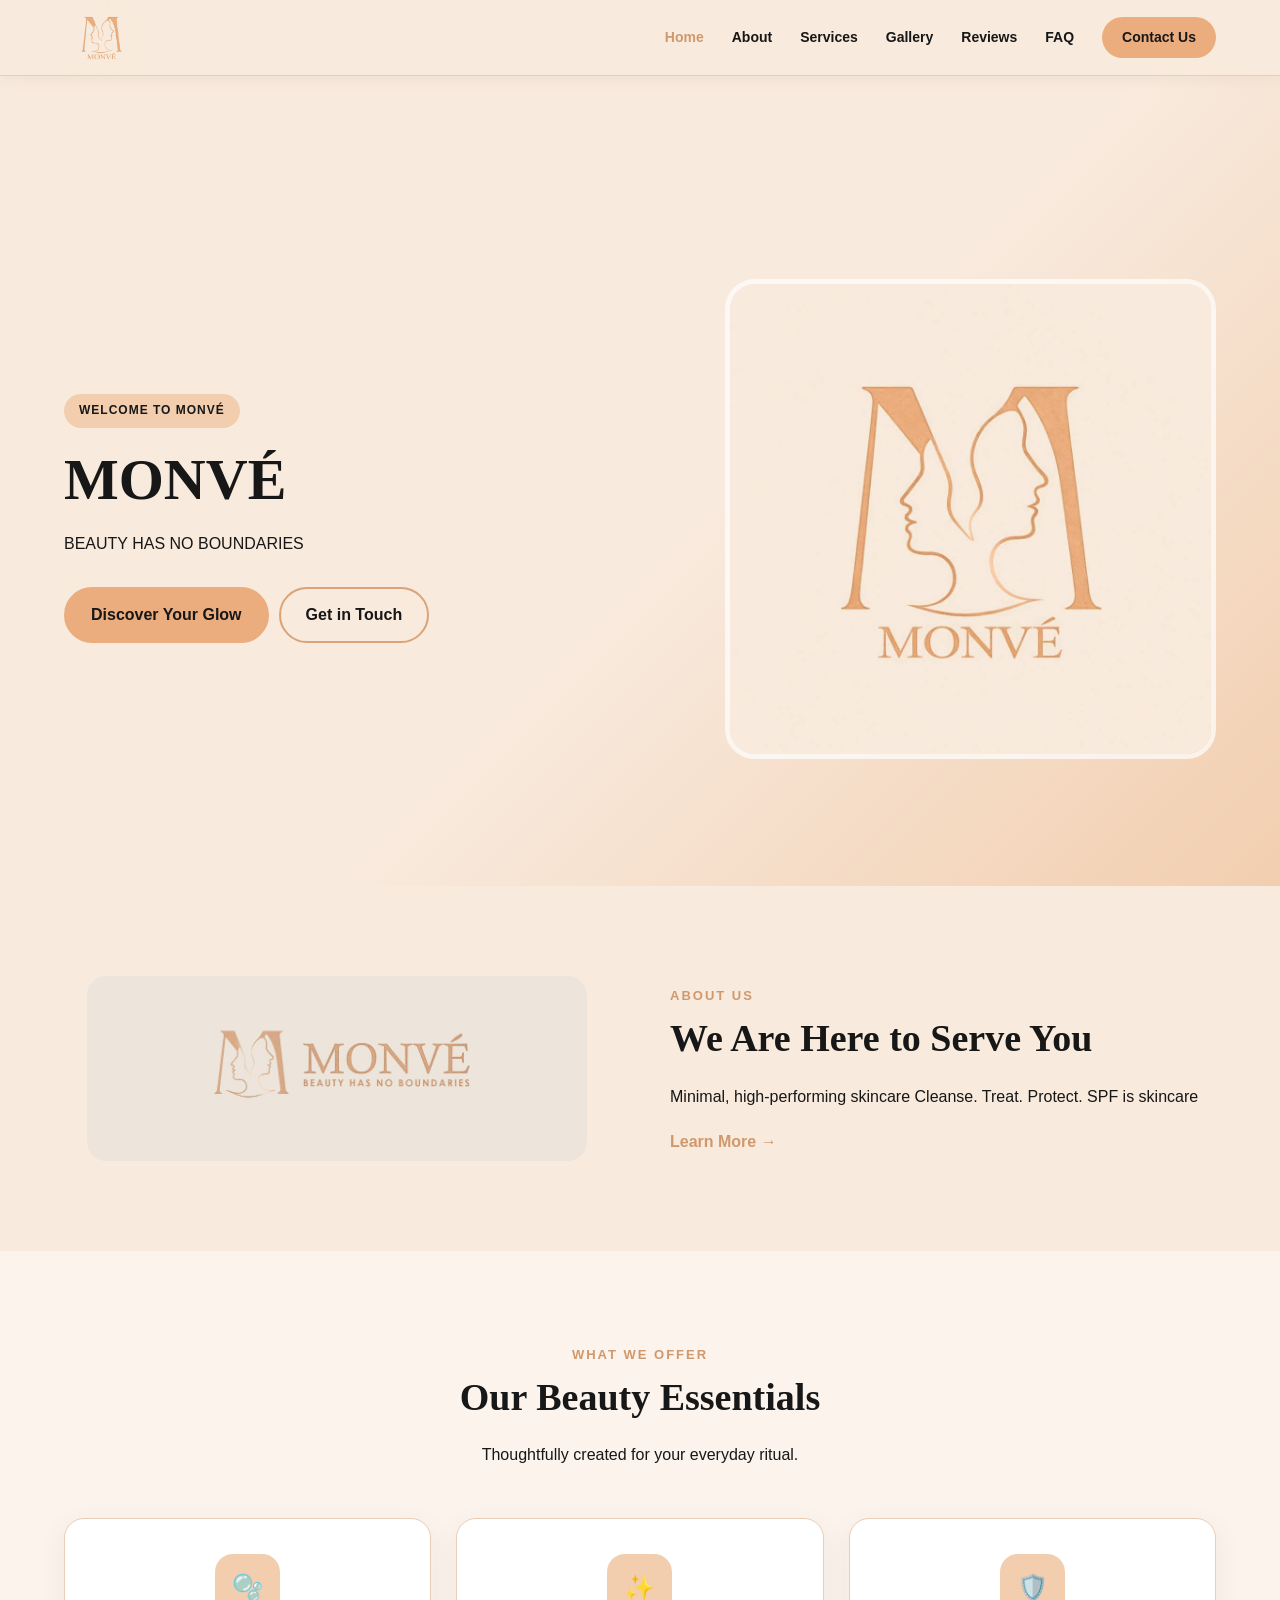
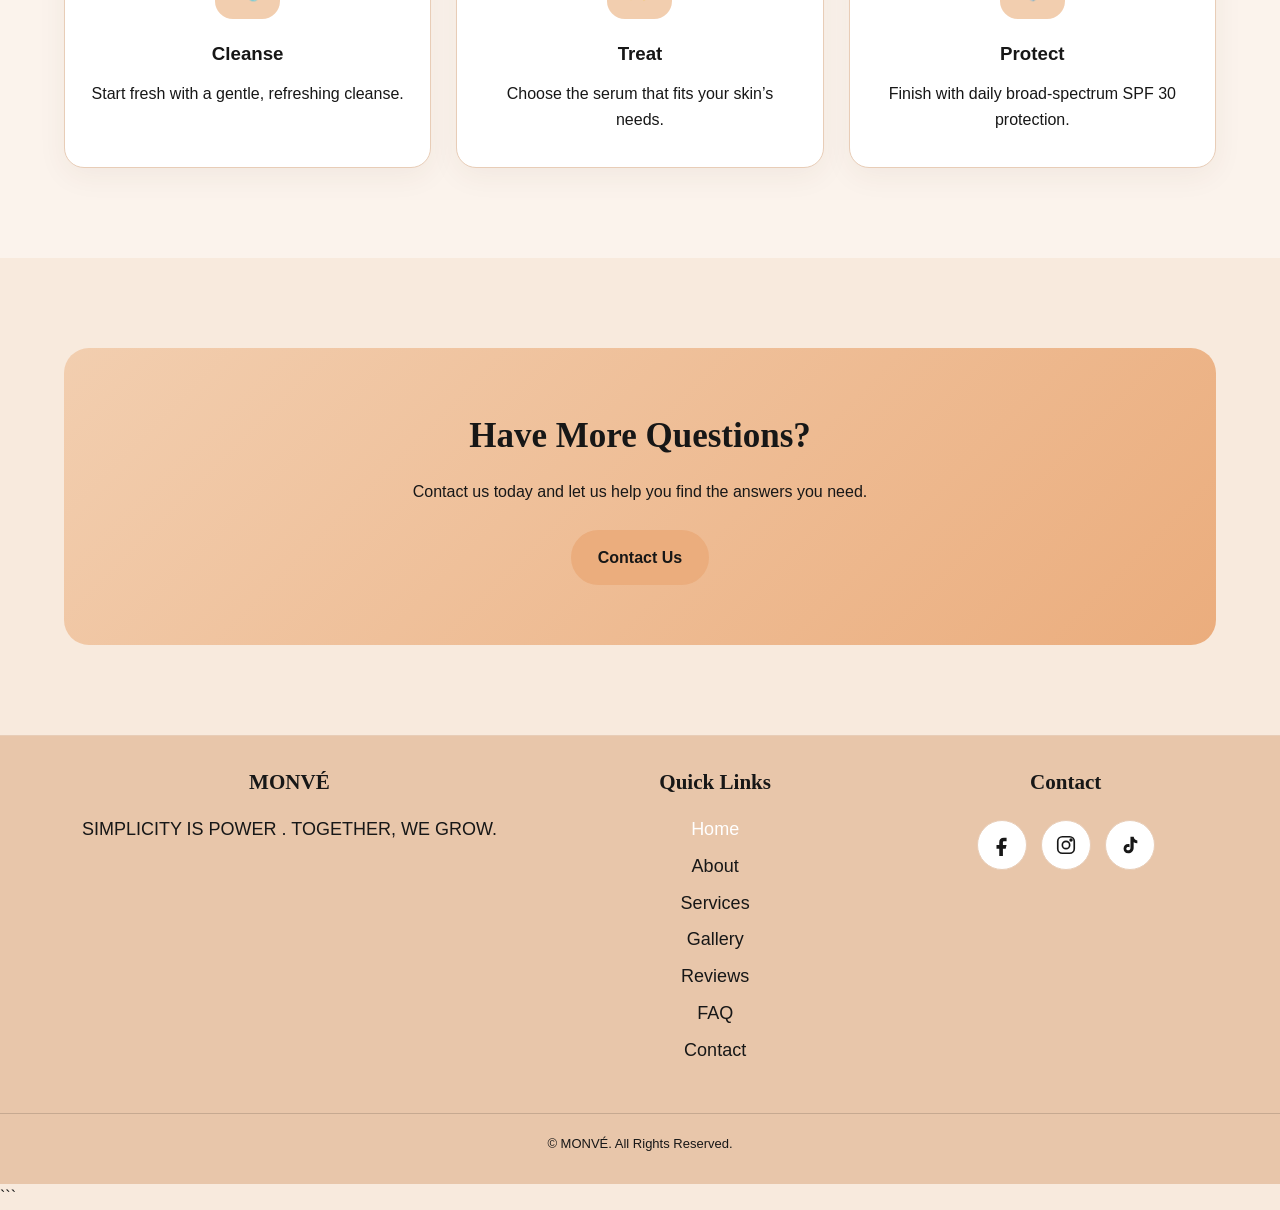
<file: index.html>
<!DOCTYPE html>
<html lang="en">

<head>
    <meta charset="UTF-8">
    <meta name="viewport" content="width=device-width, initial-scale=1.0">
    <title>BlueWave | Home</title>
    <link rel="stylesheet" href="css/style.css">
</head>

<body>

    <header>
        <div class="container navbar">

            <a href="index.html" class="logo">
                <img src="images/monve-logo.png" alt="MONVÉ Logo" class="logo-image">
            </a>

            <button class="menu-btn" id="menuBtn">☰</button>

            <nav id="navLinks">
                <a href="index.html" class="active">Home</a>
                <a href="about.html">About</a>
                <a href="services.html">Services</a>
                <a href="gallery.html">Gallery</a>
                <a href="reviews.html">Reviews</a>
                <a href="faq.html">FAQ</a>
                <a href="contact.html" class="nav-contact">Contact Us</a>
            </nav>

        </div>
    </header>


    <main>

        <!-- HERO -->

        <section class="hero">

            <div class="container hero-content">

                <div class="hero-text">

                    <span class="badge">WELCOME TO MONVÉ</span>

                    <h1>
                        MONVÉ
                    </h1>

                    <p>
                        BEAUTY HAS NO BOUNDARIES
                    </p>

                    <div class="hero-buttons">
                        <a href="services.html" class="btn">
                            Discover Your Glow
                        </a>

                        <a href="contact.html" class="btn btn-outline">
                            Get in Touch
                        </a>
                    </div>

                </div>

                <div class="hero-image">

                    <img src="images/Image1.jpg" alt="BlueWave">


                </div>

            </div>

        </section>


        <!-- ABOUT PREVIEW -->

        <section class="section">

            <div class="container two-column">

                <div>
                    <img src="images/image2.jpg" class="rounded-image" alt="About BlueWave">
                </div>

                <div>

                    <span class="small-title">ABOUT US</span>

                    <h2>We Are Here to Serve You</h2>

                    <p>
                        Minimal, high-performing skincare
                        Cleanse. Treat. Protect.
                        SPF is skincare
                    </p>

                    <a href="about.html" class="text-link">
                        Learn More →
                    </a>

                </div>

            </div>

        </section>


        <!-- SERVICES PREVIEW -->

        <section class="section light-section">

            <div class="container">

                <div class="section-heading">

                    <span class="small-title">WHAT WE OFFER</span>

                    <h2>Our Beauty Essentials
                    </h2>

                    <p>
                        Thoughtfully created for your everyday ritual.
                    </p>

                </div>


                <div class="cards three-cards">

                    <div class="card">

                        <div class="icon">🫧</div>

                        <h3>Cleanse</h3>

                        <p>
                            Start fresh with a gentle, refreshing cleanse.
                        </p>

                    </div>


                    <div class="card">

                        <div class="icon">✨</div>

                        <h3>Treat</h3>

                        <p>
                            Choose the serum that fits your skin’s needs.
                        </p>

                    </div>


                    <div class="card">

                        <div class="icon">🛡️</div>

                        <h3>Protect</h3>

                        <p>
                            Finish with daily broad-spectrum SPF 30 protection.
                        </p>

                    </div>

                </div>

            </div>

        </section>


        <!-- CTA -->

        <section class="section">

            <div class="container">

                <div class="cta">

                    <h2>Have More Questions?</h2>

                    <p>
                        Contact us today and let us help you find the answers you need.
                    </p>

                    <a href="contact.html" class="btn">
                        Contact Us
                    </a>

                </div>

            </div>

        </section>

    </main>


    <footer>
        <div class="container footer-grid">

            <div>
                <h3>MONVÉ</h3>
                <p>
                    SIMPLICITY IS POWER . TOGETHER, WE GROW.
                </p>
            </div>

            <div>
                <h3>Quick Links</h3>
                <a href="index.html" class="active2">Home</a>
                <a href="about.html">About</a>
                <a href="services.html">Services</a>
                <a href="gallery.html">Gallery</a>
                <a href="reviews.html">Reviews</a>
                <a href="faq.html">FAQ</a>
                <a href="contact.html">Contact</a>
            </div>

            <div>
                <h3>Contact</h3>

                <div>


                    <div class="social-links">

                        <!-- Facebook -->
                        <a href="https://www.facebook.com/profile.php?id=61584076370731" target="_blank"
                            rel="noopener noreferrer" aria-label="Facebook">

                            <svg viewBox="0 0 24 24" aria-hidden="true">
                                <path d="M14 8h3V4h-3c-3.31 0-5 1.69-5 5v3H6v4h3v8h4v-8h3l1-4h-4V9c0-.67.33-1 1-1z" />
                            </svg>

                        </a>


                        <!-- Instagram -->
                        <a href="https://www.instagram.com/monvebeauty?utm_source=ig_web_button_share_sheet&stkn=ZDNlZDc0MzIxNw=="
                            target="_blank" rel="noopener noreferrer" aria-label="Instagram">

                            <svg viewBox="0 0 24 24" aria-hidden="true">
                                <rect x="3" y="3" width="18" height="18" rx="5" ry="5"></rect>
                                <circle cx="12" cy="12" r="4"></circle>
                                <circle cx="17.5" cy="6.5" r="1"></circle>
                            </svg>

                        </a>


                        <!-- TikTok -->
                        <a href="https://www.tiktok.com/@monvebeauty" target="_blank" rel="noopener noreferrer"
                            aria-label="TikTok">

                            <svg viewBox="0 0 24 24" aria-hidden="true">
                                <path
                                    d="M16 3c.4 2.2 1.7 3.7 4 4v3.2c-1.5 0-2.9-.4-4-1.1V15c0 3.8-2.7 6-6 6-3 0-5-2.2-5-5s2-5 5-5c.5 0 1 .1 1.5.2v3.3c-.5-.2-1-.3-1.5-.3-1.1 0-2 .7-2 1.8s.9 1.8 2 1.8c1.4 0 2.5-.8 2.5-2.8V3H16z" />
                            </svg>

                        </a>

                    </div>
                </div>
            </div>

        </div>

        <div class="copyright">
            © MONVÉ. All Rights Reserved.
        </div>
    </footer>


    <script src="js/script.js"></script>

</body>

</html>
```
</file>
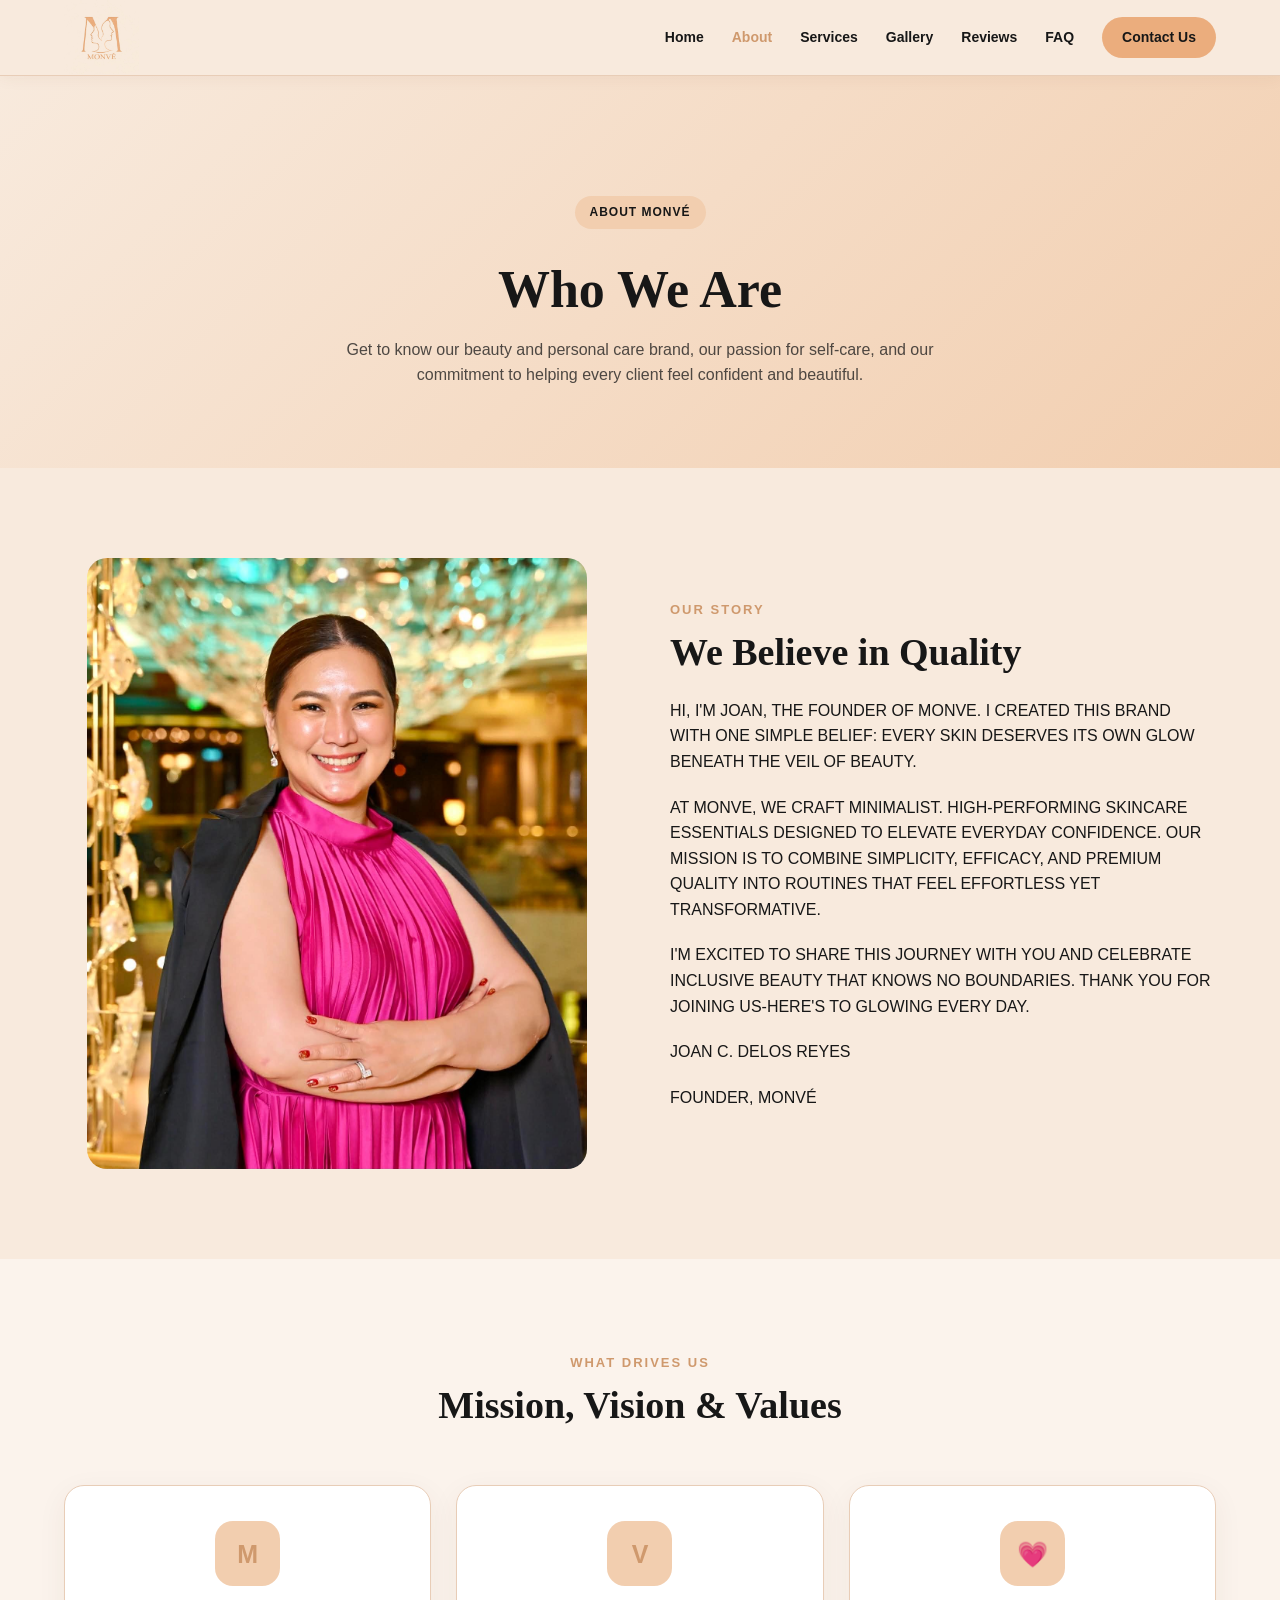
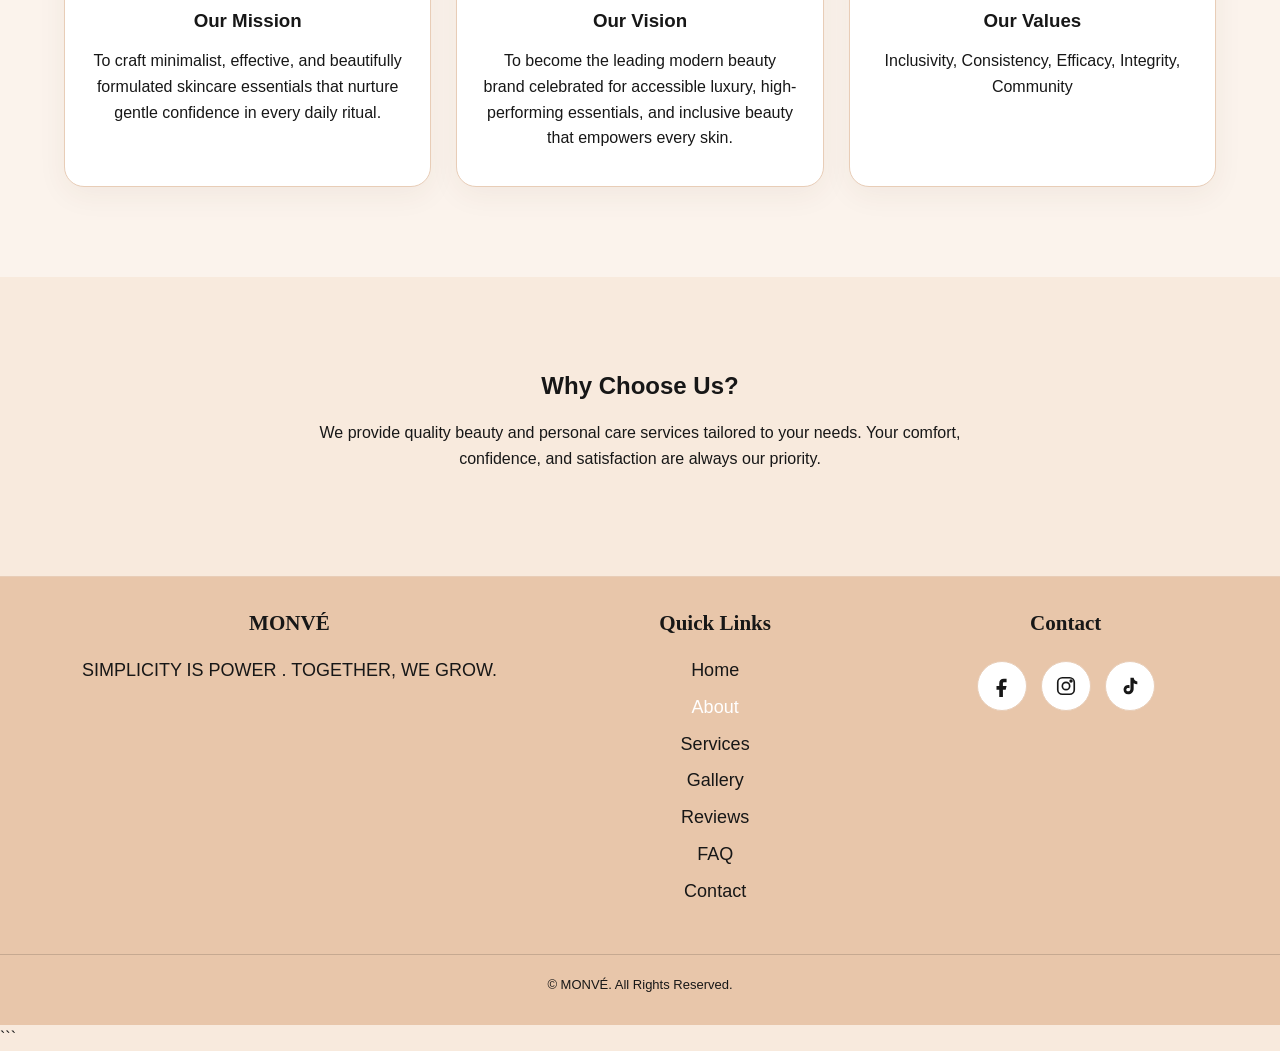
<file: about.html>
<!DOCTYPE html>
<html lang="en">

<head>
    <meta charset="UTF-8">
    <meta name="viewport" content="width=device-width, initial-scale=1.0">
    <title>BlueWave | About</title>
    <link rel="stylesheet" href="css/style.css">
</head>

<body>

    <header>
        <div class="container navbar">

            <a href="index.html" class="logo">
                <img src="images/monve-logo.png" alt="MONVÉ Logo" class="logo-image">
            </a>

            <button class="menu-btn" id="menuBtn">☰</button>

            <nav id="navLinks">
                <a href="index.html">Home</a>
                <a href="about.html" class="active">About</a>
                <a href="services.html">Services</a>
                <a href="gallery.html">Gallery</a>
                <a href="reviews.html">Reviews</a>
                <a href="faq.html">FAQ</a>
                <a href="contact.html" class="nav-contact">Contact Us</a>
            </nav>

        </div>
    </header>


    <main>

        <section class="page-hero">

            <div class="container">

                <span class="badge">ABOUT MONVÉ</span>

                <h1>Who We Are</h1>

                <p>
                    Get to know our beauty and personal care brand, our passion for self-care, and our commitment to
                    helping every client feel confident and beautiful.
                </p>

            </div>

        </section>


        <section class="section">

            <div class="container two-column">

                <div>

                    <img src="images/image3.jpg" class="rounded-image" alt="About Us">

                </div>

                <div>

                    <span class="small-title">OUR STORY</span>

                    <h2>We Believe in Quality</h2>

                    <p>
                        HI, I'M JOAN, THE FOUNDER OF MONVE. I CREATED THIS BRAND WITH ONE SIMPLE BELIEF: EVERY SKIN
                        DESERVES ITS OWN GLOW BENEATH THE VEIL OF BEAUTY.
                    </p>
                    <p>
                        AT MONVE, WE CRAFT MINIMALIST. HIGH-PERFORMING SKINCARE ESSENTIALS DESIGNED TO ELEVATE EVERYDAY
                        CONFIDENCE. OUR MISSION IS TO COMBINE SIMPLICITY, EFFICACY, AND PREMIUM QUALITY INTO ROUTINES
                        THAT FEEL EFFORTLESS YET TRANSFORMATIVE.
                    </p>
                    <p>
                        I'M EXCITED TO SHARE THIS JOURNEY WITH YOU AND CELEBRATE INCLUSIVE BEAUTY THAT KNOWS NO
                        BOUNDARIES. THANK YOU FOR JOINING US-HERE'S TO GLOWING EVERY DAY.
                    </p>

                    <p>
                        JOAN C. DELOS REYES
                    </p>

                    <p>
                        FOUNDER, MONVÉ
                    </p>



                </div>

            </div>

        </section>


        <section class="section light-section">

            <div class="container">

                <div class="section-heading">

                    <span class="small-title">WHAT DRIVES US</span>

                    <h2>Mission, Vision & Values</h2>

                </div>


                <div class="cards three-cards">

                    <div class="card">

                        <div class="icon">M</div>

                        <h3>Our Mission</h3>

                        <p>
                            To craft minimalist, effective, and beautifully formulated skincare essentials that nurture
                            gentle confidence in every daily ritual.
                        </p>

                    </div>


                    <div class="card">

                        <div class="icon">V</div>

                        <h3>Our Vision</h3>

                        <p>
                            To become the leading modern beauty brand celebrated for accessible luxury, high-performing
                            essentials, and inclusive beauty that empowers every skin.
                        </p>

                    </div>


                    <div class="card">

                        <div class="icon">💗</div>

                        <h3>Our Values</h3>

                        <p>
                            Inclusivity, Consistency, Efficacy, Integrity, Community
                        </p>

                    </div>

                </div>

            </div>

        </section>


        <section class="section">

            <div class="container center">

                <h2>Why Choose Us?</h2>

                <p class="max-text">
                    We provide quality beauty and personal care services tailored to your needs. Your comfort,
                    confidence, and satisfaction are always our priority.
                </p>

            </div>

        </section>

    </main>


    <footer>
        <div class="container footer-grid">

            <div>
                <h3>MONVÉ</h3>
                <p>
                    SIMPLICITY IS POWER . TOGETHER, WE GROW.
                </p>
            </div>

            <div>
                <h3>Quick Links</h3>
                <a href="index.html">Home</a>
                <a href="about.html" class="active2">About</a>
                <a href="services.html">Services</a>
                <a href="gallery.html">Gallery</a>
                <a href="reviews.html">Reviews</a>
                <a href="faq.html">FAQ</a>
                <a href="contact.html">Contact</a>
            </div>

            <div>
                <h3>Contact</h3>
                <div class="social-links">

                    <!-- Facebook -->
                    <a href="https://www.facebook.com/profile.php?id=61584076370731" target="_blank"
                        rel="noopener noreferrer" aria-label="Facebook">

                        <svg viewBox="0 0 24 24" aria-hidden="true">
                            <path d="M14 8h3V4h-3c-3.31 0-5 1.69-5 5v3H6v4h3v8h4v-8h3l1-4h-4V9c0-.67.33-1 1-1z" />
                        </svg>

                    </a>


                    <!-- Instagram -->
                    <a href="https://www.instagram.com/monvebeauty?utm_source=ig_web_button_share_sheet&stkn=ZDNlZDc0MzIxNw=="
                        target="_blank" rel="noopener noreferrer" aria-label="Instagram">

                        <svg viewBox="0 0 24 24" aria-hidden="true">
                            <rect x="3" y="3" width="18" height="18" rx="5" ry="5"></rect>
                            <circle cx="12" cy="12" r="4"></circle>
                            <circle cx="17.5" cy="6.5" r="1"></circle>
                        </svg>

                    </a>


                    <!-- TikTok -->
                    <a href="https://www.tiktok.com/@monvebeauty" target="_blank" rel="noopener noreferrer"
                        aria-label="TikTok">

                        <svg viewBox="0 0 24 24" aria-hidden="true">
                            <path
                                d="M16 3c.4 2.2 1.7 3.7 4 4v3.2c-1.5 0-2.9-.4-4-1.1V15c0 3.8-2.7 6-6 6-3 0-5-2.2-5-5s2-5 5-5c.5 0 1 .1 1.5.2v3.3c-.5-.2-1-.3-1.5-.3-1.1 0-2 .7-2 1.8s.9 1.8 2 1.8c1.4 0 2.5-.8 2.5-2.8V3H16z" />
                        </svg>

                    </a>

                </div>
            </div>

        </div>

        <div class="copyright">
            © MONVÉ. All Rights Reserved.
        </div>
    </footer>


    <script src="js/script.js"></script>

</body>

</html>
```
</file>
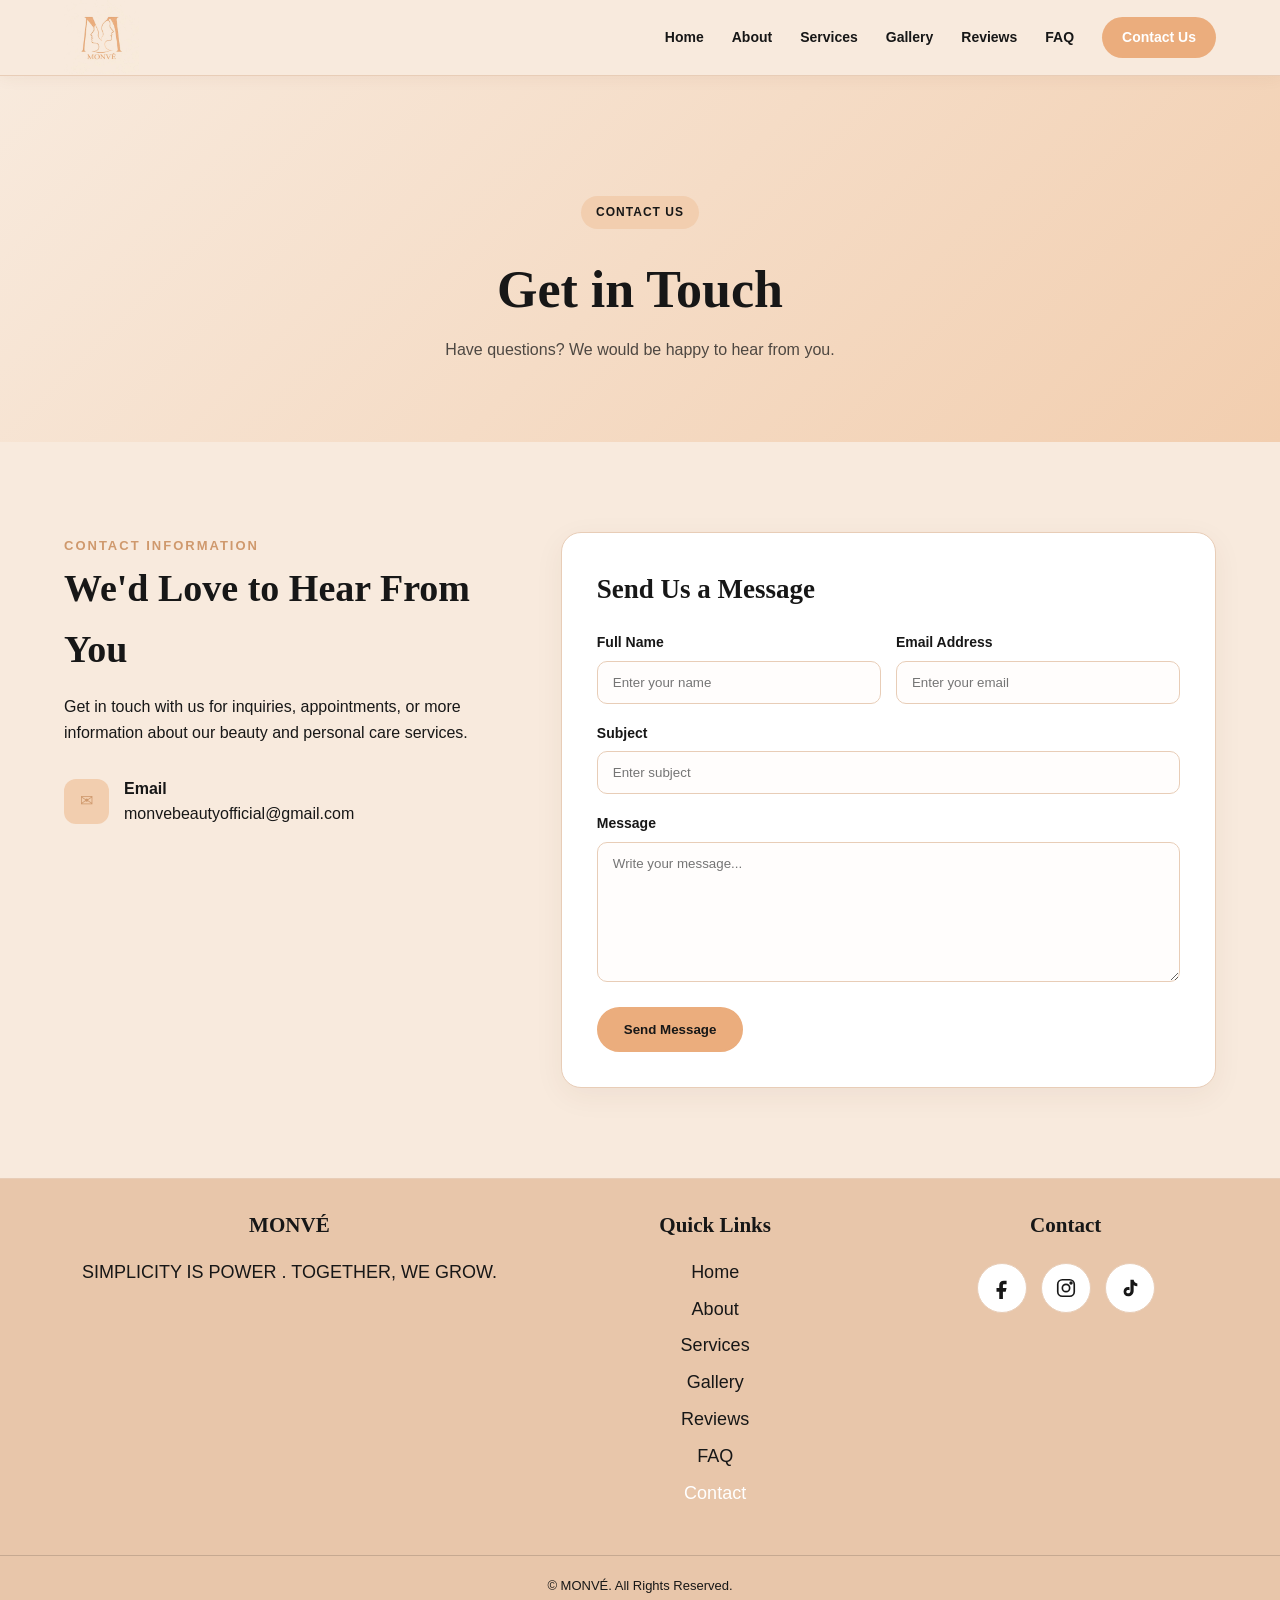
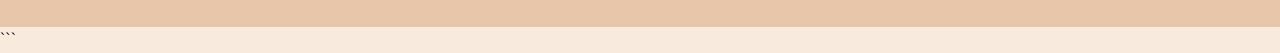
<file: contact.html>
<!DOCTYPE html>
<html lang="en">

<head>
    <meta charset="UTF-8">
    <meta name="viewport" content="width=device-width, initial-scale=1.0">
    <title>BlueWave | Contact</title>
    <link rel="stylesheet" href="css/style.css">
</head>

<body>

    <header>
        <div class="container navbar">

            <a href="index.html" class="logo">
                <img src="images/monve-logo.png" alt="MONVÉ Logo" class="logo-image">
            </a>

            <button class="menu-btn" id="menuBtn">☰</button>

            <nav id="navLinks">
                <a href="index.html">Home</a>
                <a href="about.html">About</a>
                <a href="services.html">Services</a>
                <a href="gallery.html">Gallery</a>
                <a href="reviews.html">Reviews</a>
                <a href="faq.html">FAQ</a>
                <a href="contact.html" class="nav-contact active1">Contact Us</a>
            </nav>

        </div>
    </header>


    <main>

        <section class="page-hero">

            <div class="container">

                <span class="badge">CONTACT US</span>

                <h1>Get in Touch</h1>

                <p>
                    Have questions? We would be happy
                    to hear from you.
                </p>

            </div>

        </section>


        <section class="section">

            <div class="container contact-layout">


                <!-- CONTACT INFORMATION -->

                <div class="contact-info">

                    <span class="small-title">
                        CONTACT INFORMATION
                    </span>

                    <h2>We'd Love to Hear From You</h2>

                    <p>
                        Get in touch with us for inquiries, appointments, or more information about our beauty and
                        personal care services.
                    </p>





                    <div class="contact-item">

                        <div class="contact-icon">
                            ✉
                        </div>

                        <div>
                            <strong>Email</strong>
                            <span>
                                monvebeautyofficial@gmail.com
                            </span>
                        </div>

                    </div>

                </div>


                <!-- FORM -->

                <div class="contact-form">

                    <h3>Send Us a Message</h3>

                    <form id="contactForm">

                        <div class="form-row">

                            <div class="form-group">

                                <label>Full Name</label>

                                <input type="text" placeholder="Enter your name" required>

                            </div>


                            <div class="form-group">

                                <label>Email Address</label>

                                <input type="email" placeholder="Enter your email" required>

                            </div>

                        </div>


                        <div class="form-group">

                            <label>Subject</label>

                            <input type="text" placeholder="Enter subject" required>

                        </div>


                        <div class="form-group">

                            <label>Message</label>

                            <textarea placeholder="Write your message..." required></textarea>

                        </div>


                        <button type="submit" class="btn">
                            Send Message
                        </button>


                        <p class="form-message" id="formMessage">
                            ✓ Thank you! Your message has been
                            received.
                        </p>

                    </form>

                </div>

            </div>

        </section>

    </main>


    <footer>
        <div class="container footer-grid">

            <div>
                <h3>MONVÉ</h3>
                <p>
                    SIMPLICITY IS POWER . TOGETHER, WE GROW.
                </p>
            </div>

            <div>
                <h3>Quick Links</h3>
                <a href="index.html">Home</a>
                <a href="about.html">About</a>
                <a href="services.html">Services</a>
                <a href="gallery.html">Gallery</a>
                <a href="reviews.html">Reviews</a>
                <a href="faq.html">FAQ</a>
                <a href="contact.html" class="active2">Contact</a>
            </div>

            <div>
                <h3>Contact</h3>
                <div class="social-links">

                    <!-- Facebook -->
                    <a href="https://www.facebook.com/profile.php?id=61584076370731" target="_blank"
                        rel="noopener noreferrer" aria-label="Facebook">

                        <svg viewBox="0 0 24 24" aria-hidden="true">
                            <path d="M14 8h3V4h-3c-3.31 0-5 1.69-5 5v3H6v4h3v8h4v-8h3l1-4h-4V9c0-.67.33-1 1-1z" />
                        </svg>

                    </a>


                    <!-- Instagram -->
                    <a href="https://www.instagram.com/monvebeauty?utm_source=ig_web_button_share_sheet&stkn=ZDNlZDc0MzIxNw=="
                        target="_blank" rel="noopener noreferrer" aria-label="Instagram">

                        <svg viewBox="0 0 24 24" aria-hidden="true">
                            <rect x="3" y="3" width="18" height="18" rx="5" ry="5"></rect>
                            <circle cx="12" cy="12" r="4"></circle>
                            <circle cx="17.5" cy="6.5" r="1"></circle>
                        </svg>

                    </a>


                    <!-- TikTok -->
                    <a href="https://www.tiktok.com/@monvebeauty" target="_blank" rel="noopener noreferrer"
                        aria-label="TikTok">

                        <svg viewBox="0 0 24 24" aria-hidden="true">
                            <path
                                d="M16 3c.4 2.2 1.7 3.7 4 4v3.2c-1.5 0-2.9-.4-4-1.1V15c0 3.8-2.7 6-6 6-3 0-5-2.2-5-5s2-5 5-5c.5 0 1 .1 1.5.2v3.3c-.5-.2-1-.3-1.5-.3-1.1 0-2 .7-2 1.8s.9 1.8 2 1.8c1.4 0 2.5-.8 2.5-2.8V3H16z" />
                        </svg>

                    </a>

                </div>
            </div>

        </div>

        <div class="copyright">
            © MONVÉ. All Rights Reserved.
        </div>
    </footer>


    <script src="js/script.js"></script>

</body>

</html>
```
</file>
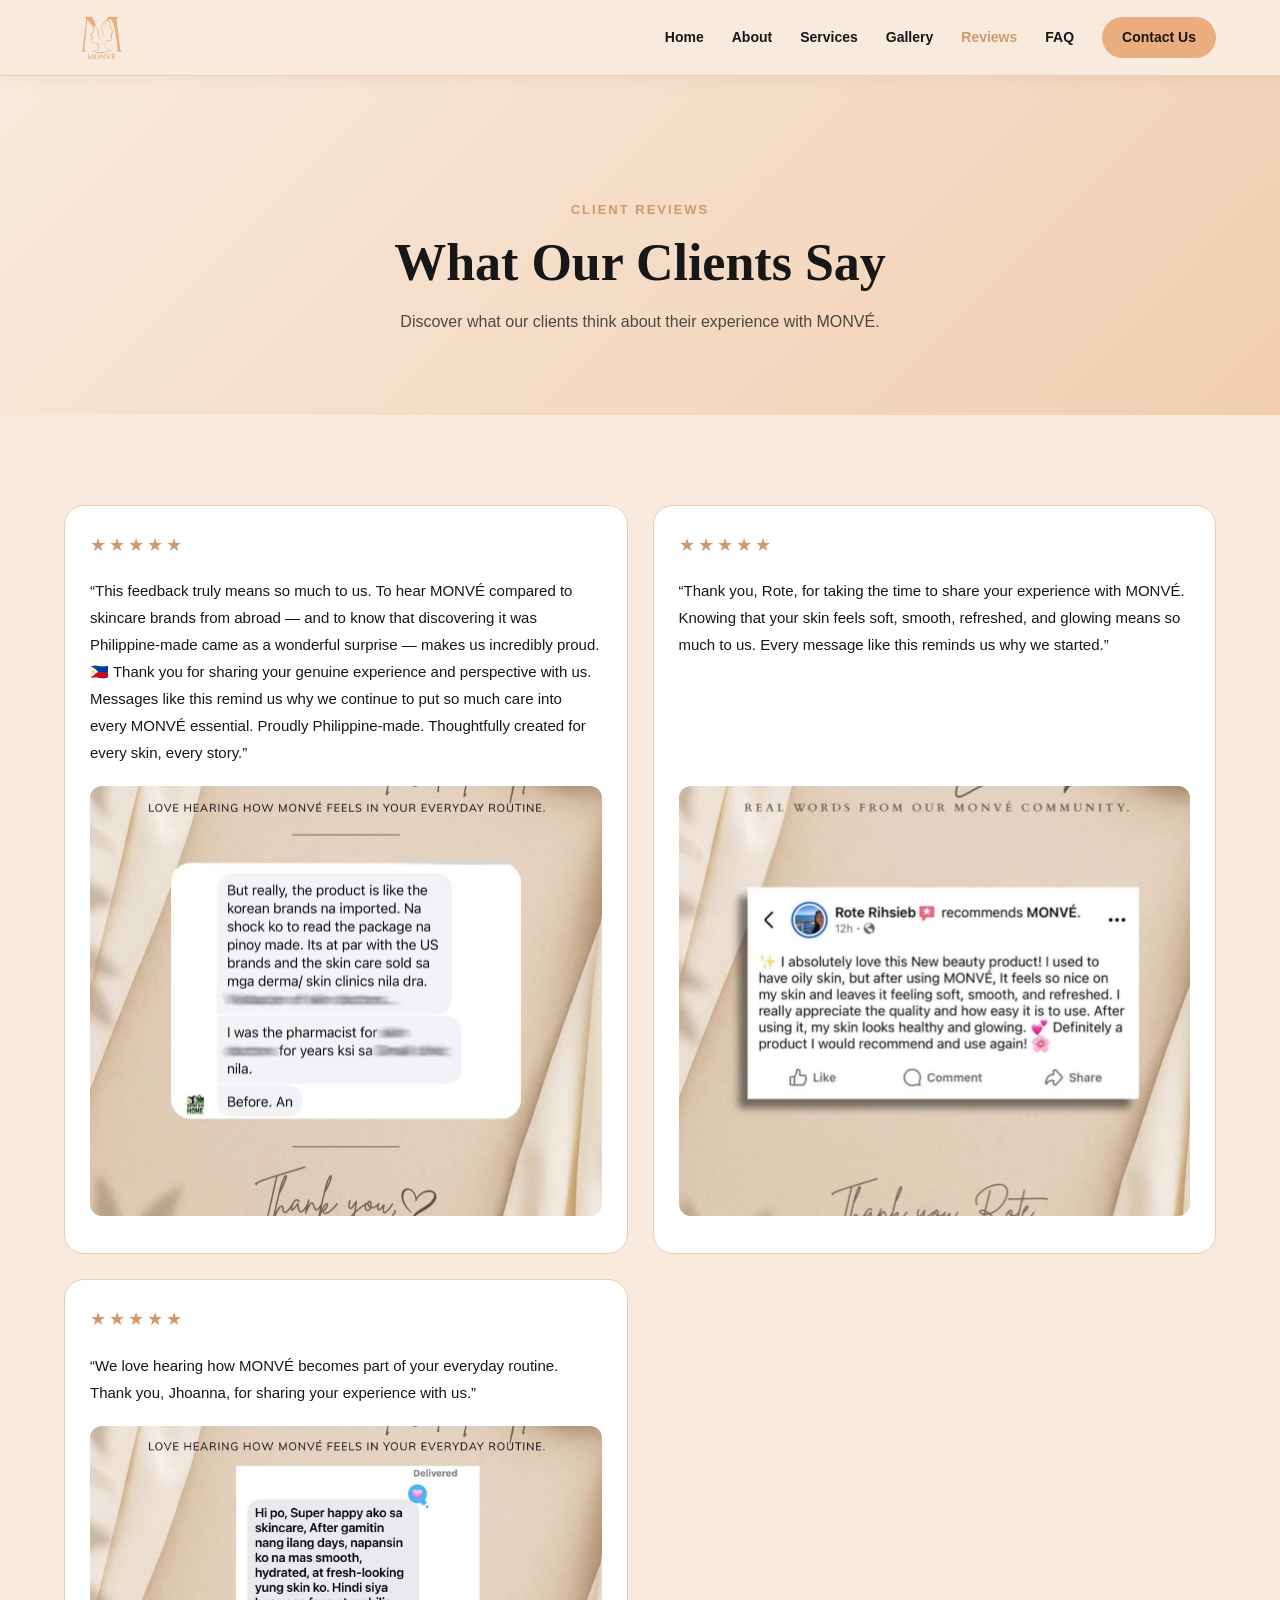
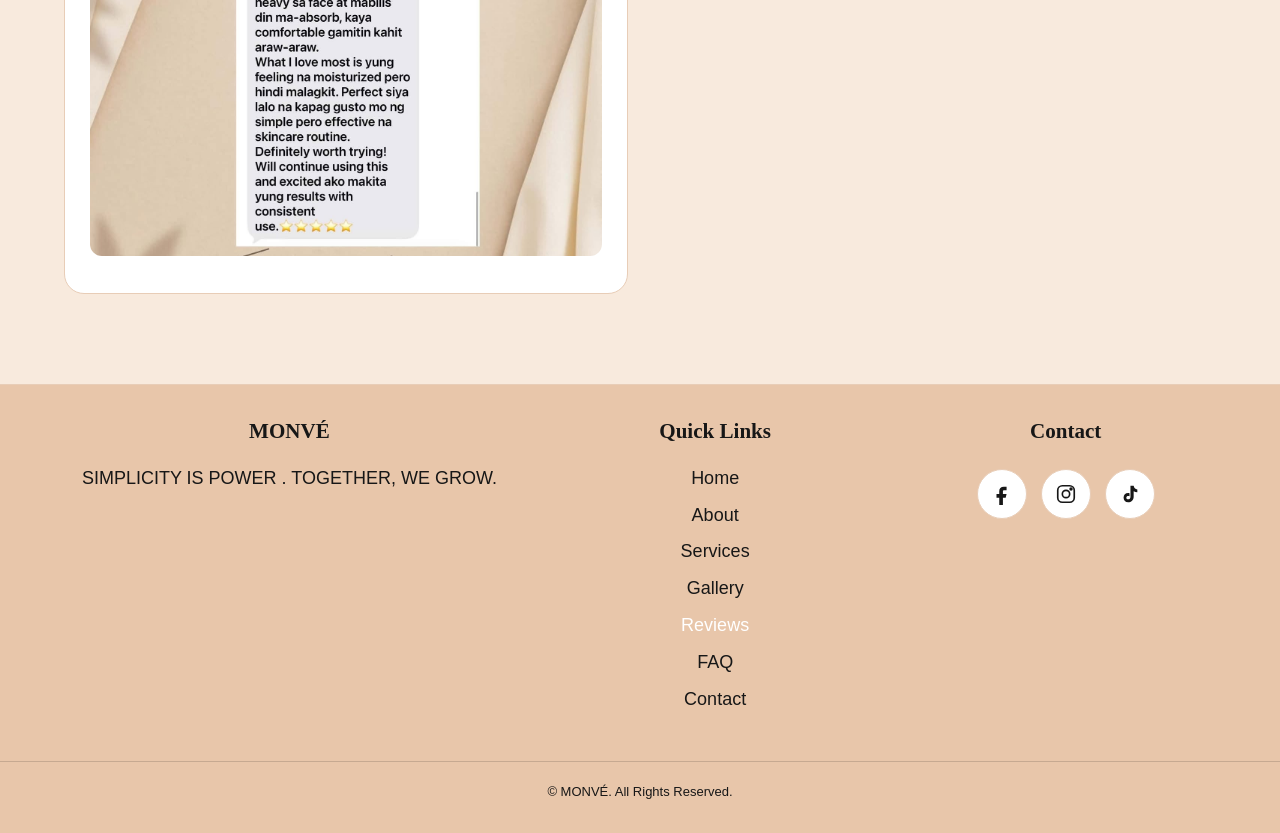
<file: reviews.html>
<!DOCTYPE html>
<html lang="en">

<head>
    <meta charset="UTF-8">
    <meta name="viewport" content="width=device-width, initial-scale=1.0">

    <title>MONVÉ | Reviews</title>

    <link rel="stylesheet" href="css/style.css">
</head>

<body>

    <!-- HEADER -->
    <header>
        <div class="container navbar">

            <a href="index.html" class="logo">
                <img src="images/monve-logo.png" alt="MONVÉ Logo" class="logo-image">
            </a>

            <button class="menu-btn" id="menuBtn">☰</button>

            <nav id="navLinks">
                <a href="index.html">Home</a>
                <a href="about.html">About</a>
                <a href="services.html">Services</a>
                <a href="gallery.html">Gallery</a>
                <a href="reviews.html" class="active">Reviews</a>
                <a href="faq.html">FAQ</a>
                <a href="contact.html" class="nav-contact">Contact Us</a>
            </nav>

        </div>
    </header>


    <!-- PAGE HERO -->
    <section class="page-hero">

        <div class="container">

            <span class="small-title">
                CLIENT REVIEWS
            </span>

            <h1>
                What Our Clients Say
            </h1>

            <p>
                Discover what our clients think about their
                experience with MONVÉ.
            </p>

        </div>

    </section>


    <!-- REVIEWS -->
    <section class="section reviews-section">

        <div class="container">

            <div class="reviews-grid">

                <!-- REVIEW 1 -->
                <div class="review-card">

                    <div class="stars">
                        ★★★★★
                    </div>

                    <p class="review-text">
                        “This feedback truly means so much to us.

                        To hear MONVÉ compared to skincare brands from abroad — and to know that discovering it was
                        Philippine-made came as a wonderful surprise — makes us incredibly proud. 🇵🇭

                        Thank you for sharing your genuine experience and perspective with us. Messages like this remind
                        us why we continue to put so much care into every MONVÉ essential.

                        Proudly Philippine-made. Thoughtfully created for every skin, every story.”
                    </p>

                    <div class="reviewer">

                        <img src="images/reviewer-1.jpg" alt="Customer" class="review-avatar">



                    </div>


                </div>


                <!-- REVIEW 2 -->
                <div class="review-card">

                    <div class="stars">
                        ★★★★★
                    </div>

                    <p class="review-text">
                        “Thank you, Rote, for taking the time to share your experience with MONVÉ. Knowing that your
                        skin feels soft, smooth, refreshed, and glowing means so much to us.

                        Every message like this reminds us why we started.”
                    </p>

                    <div class="reviewer">

                        <img src="images/reviewer-2.jpg" alt="Customer" class="review-avatar">


                    </div>

                </div>

                <!-- REVIEW 3 -->
                <div class="review-card">

                    <div class="stars">
                        ★★★★★
                    </div>

                    <p class="review-text">
                        “We love hearing how MONVÉ becomes part of your everyday routine.

                        Thank you, Jhoanna, for sharing your experience with us.”
                    </p>

                    <div class="reviewer">

                        <img src="images/reviewer-3.jpg" alt="Customer" class="review-avatar">


                    </div>

                </div>

            </div>

        </div>

    </section>


    <!-- FOOTER -->
    <footer>
        <div class="container footer-grid">

            <div>
                <h3>MONVÉ</h3>
                <p>
                    SIMPLICITY IS POWER . TOGETHER, WE GROW.
                </p>
            </div>

            <div>
                <h3>Quick Links</h3>
                <a href="index.html">Home</a>
                <a href="about.html">About</a>
                <a href="services.html">Services</a>
                <a href="gallery.html">Gallery</a>
                <a href="reviews.html" class="active2">Reviews</a>
                <a href="faq.html">FAQ</a>
                <a href="contact.html">Contact</a>
            </div>

            <div>
                <h3>Contact</h3>

                <div>


                    <div class="social-links">

                        <!-- Facebook -->
                        <a href="https://www.facebook.com/profile.php?id=61584076370731" target="_blank"
                            rel="noopener noreferrer" aria-label="Facebook">

                            <svg viewBox="0 0 24 24" aria-hidden="true">
                                <path d="M14 8h3V4h-3c-3.31 0-5 1.69-5 5v3H6v4h3v8h4v-8h3l1-4h-4V9c0-.67.33-1 1-1z" />
                            </svg>

                        </a>


                        <!-- Instagram -->
                        <a href="https://www.instagram.com/monvebeauty?utm_source=ig_web_button_share_sheet&stkn=ZDNlZDc0MzIxNw=="
                            target="_blank" rel="noopener noreferrer" aria-label="Instagram">

                            <svg viewBox="0 0 24 24" aria-hidden="true">
                                <rect x="3" y="3" width="18" height="18" rx="5" ry="5"></rect>
                                <circle cx="12" cy="12" r="4"></circle>
                                <circle cx="17.5" cy="6.5" r="1"></circle>
                            </svg>

                        </a>


                        <!-- TikTok -->
                        <a href="https://www.tiktok.com/@monvebeauty" target="_blank" rel="noopener noreferrer"
                            aria-label="TikTok">

                            <svg viewBox="0 0 24 24" aria-hidden="true">
                                <path
                                    d="M16 3c.4 2.2 1.7 3.7 4 4v3.2c-1.5 0-2.9-.4-4-1.1V15c0 3.8-2.7 6-6 6-3 0-5-2.2-5-5s2-5 5-5c.5 0 1 .1 1.5.2v3.3c-.5-.2-1-.3-1.5-.3-1.1 0-2 .7-2 1.8s.9 1.8 2 1.8c1.4 0 2.5-.8 2.5-2.8V3H16z" />
                            </svg>

                        </a>

                    </div>
                </div>
            </div>

        </div>

        <div class="copyright">
            © MONVÉ. All Rights Reserved.
        </div>
    </footer>


    <script src="js/script.js"></script>

</body>

</html>
</file>
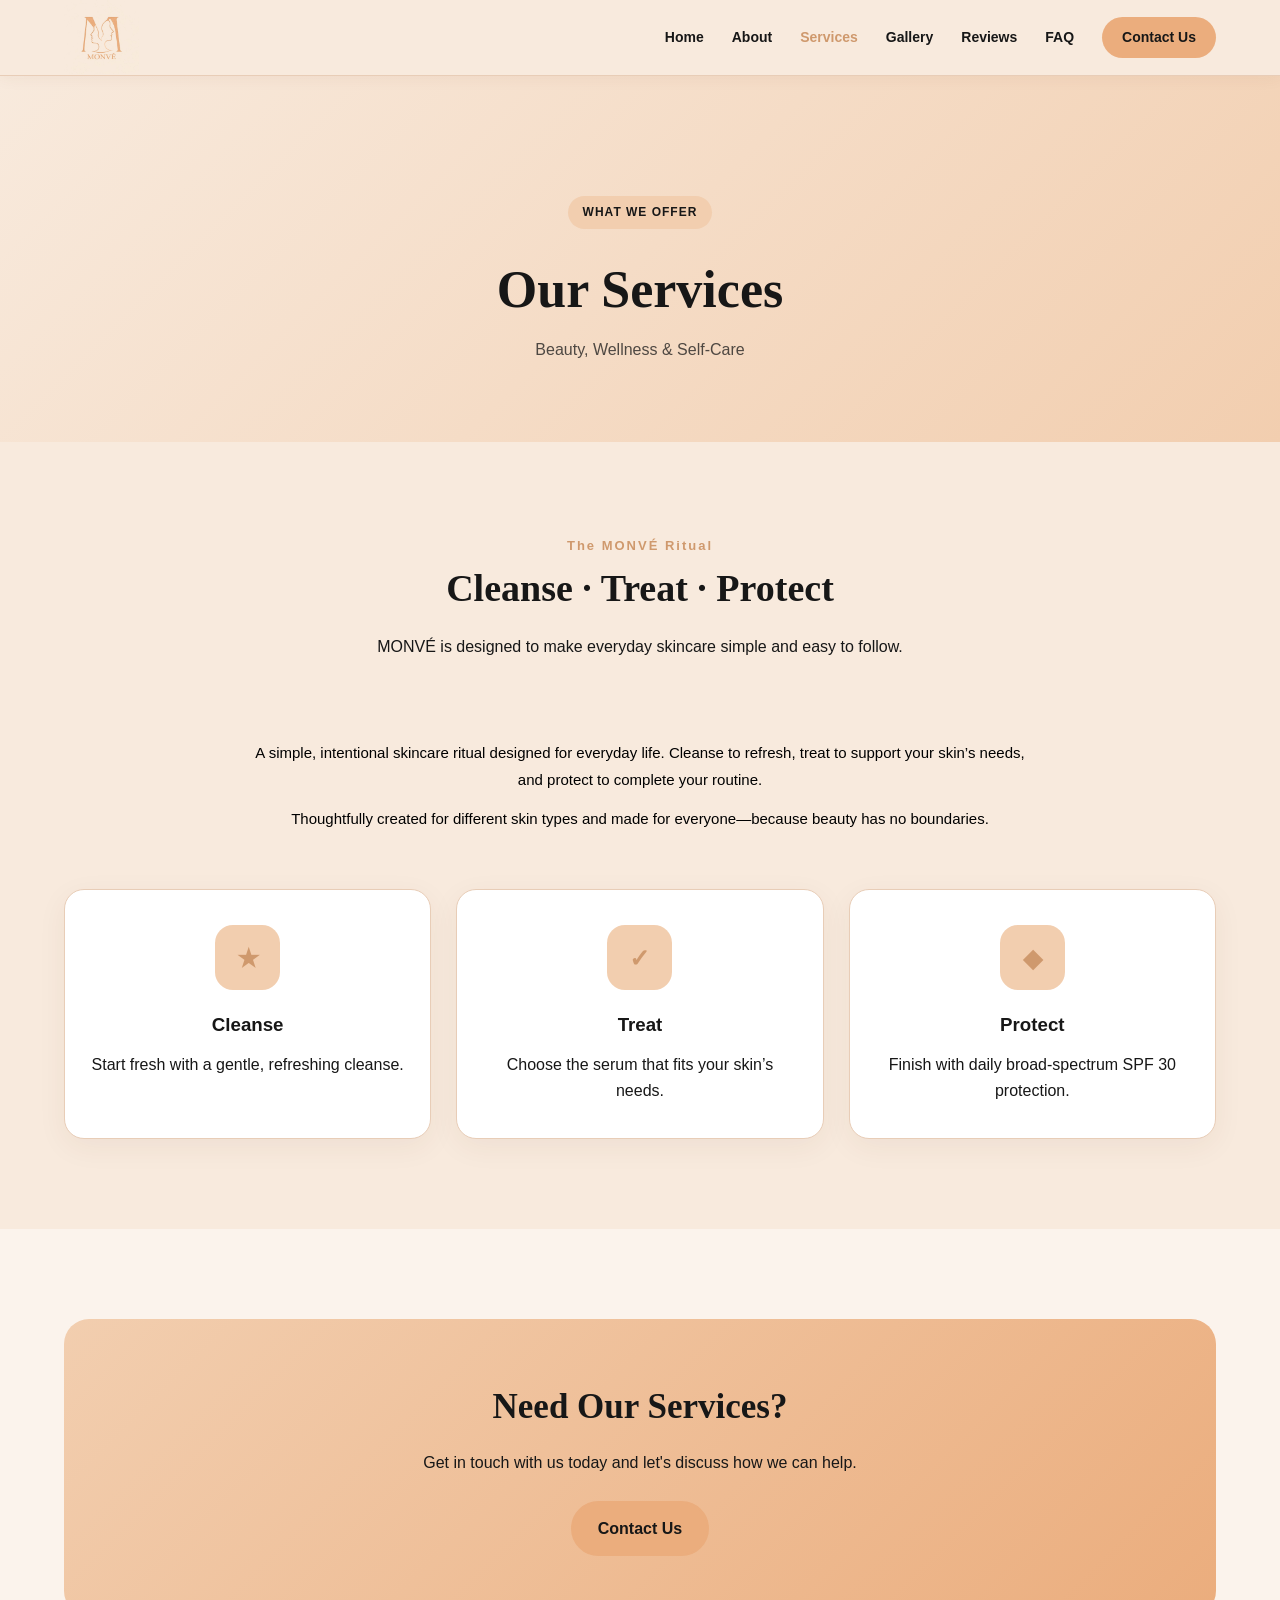
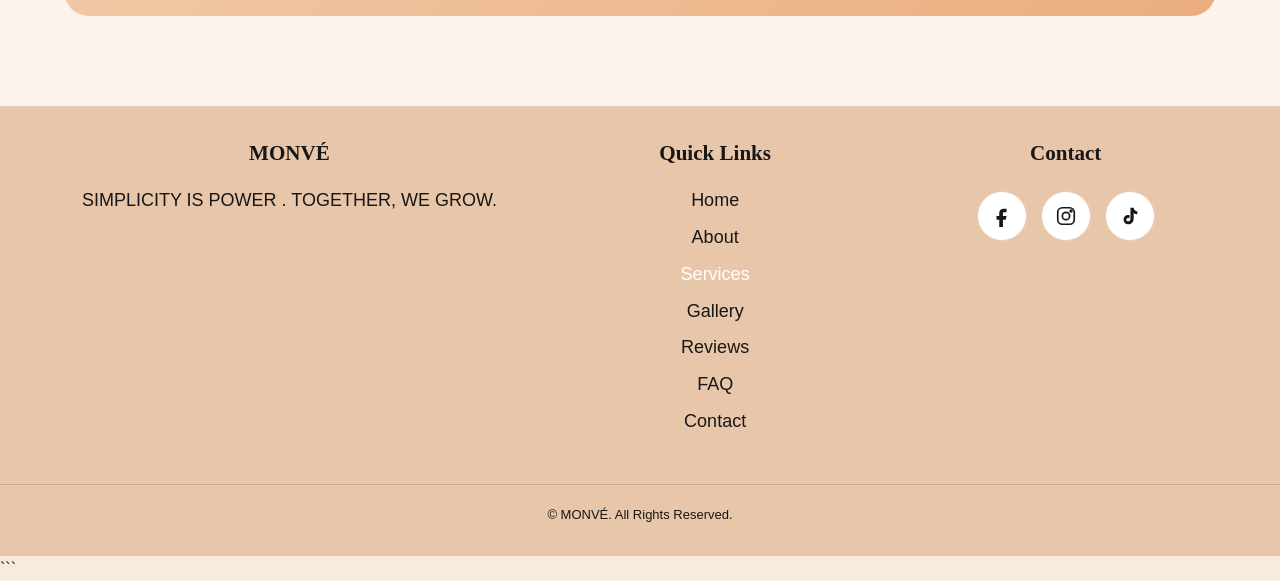
<file: services.html>
<!DOCTYPE html>
<html lang="en">

<head>
    <meta charset="UTF-8">
    <meta name="viewport" content="width=device-width, initial-scale=1.0">
    <title>BlueWave | Services</title>
    <link rel="stylesheet" href="css/style.css">
</head>

<body>

    <header>
        <div class="container navbar">

            <a href="index.html" class="logo">
                <img src="images/monve-logo.png" alt="MONVÉ Logo" class="logo-image">
            </a>

            <button class="menu-btn" id="menuBtn">☰</button>

            <nav id="navLinks">
                <a href="index.html">Home</a>
                <a href="about.html">About</a>
                <a href="services.html" class="active">Services</a>
                <a href="gallery.html">Gallery</a>
                <a href="reviews.html">Reviews</a>
                <a href="faq.html">FAQ</a>
                <a href="contact.html" class="nav-contact">Contact Us</a>
            </nav>

        </div>
    </header>


    <main>

        <section class="page-hero">

            <div class="container">

                <span class="badge">WHAT WE OFFER</span>

                <h1>Our Services</h1>

                <p>
                    Beauty, Wellness & Self-Care
                </p>

            </div>

        </section>


        <section class="section">

            <div class="container">

                <div class="section-heading">

                    <span class="small-title">The MONVÉ Ritual</span>

                    <h2>Cleanse · Treat · Protect</h2>

                    <p>
                        MONVÉ is designed to make everyday skincare simple and easy to follow.
                    </p>

                </div>


                <!-- SKINCARE RITUAL INTRO -->

                <section class="ritual-intro">

                    <div class="ritual-content">



                        <p>
                            A simple, intentional skincare ritual designed for
                            everyday life. Cleanse to refresh, treat to support
                            your skin’s needs, and protect to complete your
                            routine.
                        </p>

                        <p>
                            Thoughtfully created for different skin types and
                            made for everyone—because beauty has no boundaries.
                        </p>

                    </div>

                </section>


                <!-- EXISTING CARDS -->

                <div class="cards three-cards">

                    <div class="card">

                        <div class="icon">★</div>

                        <h3>Cleanse</h3>

                        <p>
                            Start fresh with a gentle, refreshing cleanse.
                        </p>

                    </div>


                    <div class="card">

                        <div class="icon">✓</div>

                        <h3>Treat</h3>

                        <p>
                            Choose the serum that fits your skin’s needs.
                        </p>

                    </div>


                    <div class="card">

                        <div class="icon">◆</div>

                        <h3>Protect</h3>

                        <p>
                            Finish with daily broad-spectrum SPF 30 protection.
                        </p>

                    </div>

                </div>

            </div>

        </section>


        <section class="section light-section">

            <div class="container">

                <div class="cta">

                    <h2>Need Our Services?</h2>

                    <p>
                        Get in touch with us today and
                        let's discuss how we can help.
                    </p>

                    <a href="contact.html" class="btn">
                        Contact Us
                    </a>

                </div>

            </div>

        </section>

    </main>


    <footer>
        <div class="container footer-grid">

            <div>
                <h3>MONVÉ</h3>
                <p>
                    SIMPLICITY IS POWER . TOGETHER, WE GROW.
                </p>
            </div>

            <div>
                <h3>Quick Links</h3>
                <a href="index.html">Home</a>
                <a href="about.html">About</a>
                <a href="services.html" class="active2">Services</a>
                <a href="gallery.html">Gallery</a>
                <a href="reviews.html">Reviews</a>
                <a href="faq.html">FAQ</a>
                <a href="contact.html">Contact</a>
            </div>

            <div>
                <h3>Contact</h3>
                <div class="social-links">

                    <!-- Facebook -->
                    <a href="https://www.facebook.com/profile.php?id=61584076370731" target="_blank"
                        rel="noopener noreferrer" aria-label="Facebook">

                        <svg viewBox="0 0 24 24" aria-hidden="true">
                            <path d="M14 8h3V4h-3c-3.31 0-5 1.69-5 5v3H6v4h3v8h4v-8h3l1-4h-4V9c0-.67.33-1 1-1z" />
                        </svg>

                    </a>


                    <!-- Instagram -->
                    <a href="https://www.instagram.com/monvebeauty?utm_source=ig_web_button_share_sheet&stkn=ZDNlZDc0MzIxNw=="
                        target="_blank" rel="noopener noreferrer" aria-label="Instagram">

                        <svg viewBox="0 0 24 24" aria-hidden="true">
                            <rect x="3" y="3" width="18" height="18" rx="5" ry="5"></rect>
                            <circle cx="12" cy="12" r="4"></circle>
                            <circle cx="17.5" cy="6.5" r="1"></circle>
                        </svg>

                    </a>


                    <!-- TikTok -->
                    <a href="https://www.tiktok.com/@monvebeauty" target="_blank" rel="noopener noreferrer"
                        aria-label="TikTok">

                        <svg viewBox="0 0 24 24" aria-hidden="true">
                            <path
                                d="M16 3c.4 2.2 1.7 3.7 4 4v3.2c-1.5 0-2.9-.4-4-1.1V15c0 3.8-2.7 6-6 6-3 0-5-2.2-5-5s2-5 5-5c.5 0 1 .1 1.5.2v3.3c-.5-.2-1-.3-1.5-.3-1.1 0-2 .7-2 1.8s.9 1.8 2 1.8c1.4 0 2.5-.8 2.5-2.8V3H16z" />
                        </svg>

                    </a>

                </div>
            </div>

        </div>

        <div class="copyright">
            © MONVÉ. All Rights Reserved.
        </div>
    </footer>


    <script src="js/script.js"></script>

</body>

</html>
```
</file>
<file: css/style.css>
/* =========================================
   MONVÉ COLOR PALETTE
========================================= */

:root {
    --cream: #F8EADD;
    --ivory: #F8EADA;

    --champagne: #EBAD7D;
    --warm-gold: #DBA377;
    --deep-caramel: #CF996D;

    --soft-peach: #F2CEAF;

    --white: #FFFFFF;
    --black: #171717;

    --border: #E8CDB7;
    --light-section: #FBF3EC;
}


/* =========================================
   RESET
========================================= */

* {
    margin: 0;
    padding: 0;
    box-sizing: border-box;
    scroll-behavior: smooth;
}

body {
    font-family: Arial, Helvetica, sans-serif;
    color: var(--black);
    background: var(--cream);
    line-height: 1.6;
}

a {
    text-decoration: none;
    color: var(--black);
}

img {
    max-width: 100%;
    display: block;
}

button,
input,
textarea {
    font-family: inherit;
}

.container {
    width: 90%;
    max-width: 1200px;
    margin: auto;
}

.section {
    padding: 90px 0;
}

.center {
    text-align: center;
}

.max-text {
    max-width: 700px;
    margin: 15px auto;
}


/* =========================================
   HEADER
========================================= */

header {
    position: fixed;
    width: 100%;
    top: 0;
    left: 0;
    z-index: 1000;

    background: rgba(248, 234, 221, 0.96);

    box-shadow:
        0 2px 15px rgba(100, 60, 30, 0.08);
}

.navbar {
    height: 75px;

    display: flex;
    align-items: center;
    justify-content: space-between;
}


/* LOGO */

.logo {
    display: flex;
    align-items: center;
    gap: 10px;

    font-size: 23px;
    font-weight: bold;

    letter-spacing: 1px;
}
.logo img.logo-image {
    width: 75px;
    height: auto;
    max-width: none;
    display: block;
}
.logo-icon {
    width: 40px;
    height: 40px;

    border-radius: 50%;

    background: var(--champagne);

    color: var(--black);

    display: flex;
    align-items: center;
    justify-content: center;

    font-family: Georgia, serif;
    font-size: 20px;
}


/* NAVIGATION */

nav {
    display: flex;
    align-items: center;
    gap: 30px;
}

nav a {
    font-size: 14px;
    font-weight: 600;

    transition: 0.3s;
}

nav a:hover,
nav a.active {
    color: var(--deep-caramel);
}

nav a.active1 {

    color: white;
}a.active2 {

    color: white;
}

/* CONTACT NAV */

.nav-contact {
    background: var(--champagne);

    padding: 9px 20px;

    border-radius: 25px;

    transition: 0.3s;
}

.nav-contact:hover {
    background: var(--deep-caramel);

    color: var(--white);
}


/* MOBILE MENU */

.menu-btn {
    display: none;

    border: none;
    background: none;

    font-size: 28px;

    color: var(--black);

    cursor: pointer;
}


/* =========================================
   BUTTON
========================================= */

.btn {
    display: inline-block;

    padding: 13px 25px;

    border-radius: 30px;

    background: var(--champagne);

    border: 2px solid var(--champagne);

    color: var(--black);

    font-weight: bold;

    transition: 0.3s;

    cursor: pointer;
}

.btn:hover {
    background: var(--deep-caramel);

    border-color: var(--deep-caramel);

    color: var(--white);

    transform: translateY(-2px);
}

.btn-outline {
    background: transparent;

    border-color: var(--warm-gold);

    margin-left: 10px;
}

.btn-outline:hover {
    background: var(--warm-gold);

    color: var(--black);
}


/* =========================================
   HOME HERO
========================================= */

.hero {
    min-height: 90vh;

    display: flex;
    align-items: center;

    padding-top: 75px;

    background:
        linear-gradient(135deg,
            var(--cream) 55%,
            var(--soft-peach));
}

.hero-content {
    display: grid;

    grid-template-columns:
        1.1fr 0.9fr;

    gap: 60px;

    align-items: center;
}

.hero-text {
    position: relative;
}

.badge {
    display: inline-block;

    background: var(--soft-peach);

    color: var(--black);

    padding: 7px 15px;

    border-radius: 20px;

    font-size: 12px;

    font-weight: bold;

    letter-spacing: 1px;

    margin-bottom: 20px;
}

.hero h1 {
    font-family: Georgia, "Times New Roman", serif;

    font-size: 58px;

    line-height: 1.1;

    margin-bottom: 20px;

    color: var(--black);
}

.hero p {
    max-width: 550px;

    margin-bottom: 30px;

    color: var(--black);
}

.hero-buttons {
    display: flex;
    align-items: center;
    flex-wrap: wrap;
}


/* HERO IMAGE */

.hero-image {
    position: relative;
}

.hero-image img {
    height: 480px;

    width: 100%;

    object-fit: cover;

    border-radius: 30px;

    border: 5px solid rgba(255, 255, 255, 0.7);
}




/* =========================================
   PAGE HERO
========================================= */

.page-hero {
    padding: 170px 0 90px;

    background:
        linear-gradient(135deg,
            var(--cream),
            var(--soft-peach));

    text-align: center;
}

.page-hero h1 {
    font-family: Georgia, "Times New Roman", serif;

    font-size: 50px;

    margin-bottom: 15px;
}

.page-hero p {
    max-width: 600px;

    margin: auto;
}


/* =========================================
   SECTION
========================================= */

.light-section {
    background: var(--light-section);
}

.section-heading {
    text-align: center;

    margin-bottom: 50px;
}

.section-heading h2,
.two-column h2,
.contact-info h2 {
    font-family: Georgia, "Times New Roman", serif;

    font-size: 38px;

    margin-bottom: 15px;
}

.section-heading p {
    max-width: 650px;

    margin: auto;
}

.small-title {
    font-size: 13px;

    font-weight: bold;
    text-align: justify;
    color: var(--deep-caramel);

    letter-spacing: 2px;
}


/* =========================================
   TWO COLUMN
========================================= */

.two-column {
    display: grid;

    grid-template-columns: 1fr 1fr;

    gap: 60px;

    align-items: center;
}

.rounded-image {
    width: 100%;
    max-width: 500px;
    height: auto;

    display: block;
    margin: 0 auto;

    object-fit: contain;

    border-radius: 20px;
}

.two-column p {
    margin-bottom: 20px;
}

.text-link {
    color: var(--deep-caramel);

    font-weight: bold;

    transition: 0.3s;
}

.text-link:hover {
    color: var(--champagne);
}


/* =========================================
   CARDS
========================================= */

.cards {
    display: grid;

    gap: 25px;
}

.three-cards {
    grid-template-columns:
        repeat(3, 1fr);
}

.card {
    background: var(--white);

    padding: 35px 25px;

    border-radius: 20px;

    text-align: center;

    border: 1px solid var(--border);

    box-shadow:
        0 8px 30px rgba(80, 50, 30, 0.06);

    transition: 0.3s;
}

.card:hover {
    transform: translateY(-8px);

    border-color: var(--champagne);

    box-shadow:
        0 15px 35px rgba(80, 50, 30, 0.12);
}

.card .icon {
    width: 65px;

    height: 65px;

    margin: 0 auto 20px;

    background: var(--soft-peach);

    color: var(--deep-caramel);

    border-radius: 18px;

    display: flex;

    align-items: center;

    justify-content: center;

    font-size: 25px;

    font-weight: bold;
}

.card h3 {
    margin-bottom: 12px;
}


/* =========================================
   CTA
========================================= */

.cta {
    background:
        linear-gradient(135deg,
            var(--soft-peach),
            var(--champagne));

    padding: 60px;

    border-radius: 25px;

    text-align: center;
}

.cta h2 {
    font-family: Georgia, "Times New Roman", serif;

    font-size: 35px;

    margin-bottom: 15px;
}

.cta p {
    max-width: 650px;

    margin: 0 auto 25px;
}


/* =========================================
   GALLERY
========================================= */

.gallery-grid {
    display: grid;
    grid-template-columns: repeat(3, 1fr);
    gap: 18px;
}

.gallery-item {
    width: 100%;
    height: 400px;
    position: relative;
    overflow: hidden;
    border-radius: 18px;
    background: var(--soft-peach);
}

.gallery-item img {
    width: 100%;
    height: 100%;

    display: block;

    object-fit: contain;
    object-position: center;

    transition: transform 0.4s ease;
}

.gallery-item:hover img {
    transform: scale(1.03);
}

.gallery-overlay {
    position: absolute;
    inset: 0;

    background: rgba(235, 173, 125, 0.88);

    display: flex;
    align-items: center;
    justify-content: center;

    opacity: 0;

    transition: opacity 0.3s ease;

    color: var(--black);
    font-weight: bold;
}

.gallery-item:hover .gallery-overlay {
    opacity: 1;
}


/* =========================================
   CONTACT
========================================= */

.contact-layout {
    display: grid;

    grid-template-columns:
        0.8fr 1.2fr;

    gap: 60px;
}

.contact-info>p {
    margin: 15px 0 30px;
}

.contact-item {
    display: flex;

    align-items: center;

    gap: 15px;

    margin-bottom: 20px;
}

.contact-icon {
    width: 45px;

    height: 45px;

    border-radius: 12px;

    background: var(--soft-peach);

    color: var(--deep-caramel);

    display: flex;

    align-items: center;

    justify-content: center;
}

.contact-item strong {
    display: block;
}

.contact-form {
    background: var(--white);

    padding: 35px;

    border-radius: 20px;

    border: 1px solid var(--border);

    box-shadow:
        0 8px 30px rgba(80, 50, 30, 0.06);
}

.contact-form h3 {
    font-family: Georgia, "Times New Roman", serif;

    font-size: 27px;

    margin-bottom: 20px;
}

.form-row {
    display: grid;

    grid-template-columns: 1fr 1fr;

    gap: 15px;
}

.form-group {
    margin-bottom: 18px;
}

.form-group label {
    display: block;

    font-size: 14px;

    font-weight: bold;

    margin-bottom: 7px;
}

.form-group input,
.form-group textarea {
    width: 100%;

    padding: 13px 15px;

    border: 1px solid var(--border);

    border-radius: 10px;

    outline: none;

    color: var(--black);

    background: #FFFDFC;
}

.form-group input:focus,
.form-group textarea:focus {
    border-color: var(--champagne);

    box-shadow:
        0 0 0 3px rgba(235, 173, 125, 0.15);
}

textarea {
    min-height: 140px;

    resize: vertical;
}

.form-message {
    display: none;

    margin-top: 15px;

    color: #28723d;

    font-weight: bold;
}


/* =========================================
   GALLERY MODAL
========================================= */

.modal {
    display: none;

    position: fixed;

    inset: 0;

    background:
        rgba(23, 23, 23, 0.88);

    z-index: 2000;

    align-items: center;

    justify-content: center;

    padding: 20px;
}

.modal img {
    max-width: 900px;

    max-height: 85vh;

    border-radius: 10px;
}

.close-modal {
    position: absolute;

    right: 30px;

    top: 20px;

    border: none;

    background: none;

    color: var(--white);

    font-size: 45px;

    cursor: pointer;
}


/* =========================================
   FOOTER
========================================= */

footer {
    background: #E8C6AA;

    padding: 55px 0 20px;
    font-size: Large !important;
    color: var(--black);
}

.footer-grid {
    display: grid;

    grid-template-columns:
        1.5fr 1fr 1fr;

    gap: 50px;

    padding-bottom: 40px;
}

footer h3 {
    font-family: Georgia, "Times New Roman", serif;

    margin-bottom: 15px;
}

footer a {
    display: block;

    margin-bottom: 8px;
}

footer a:hover {
    color: var(--deep-caramel);
}

.copyright {
    border-top:
        1px solid rgba(0, 0, 0, 0.15);

    padding-top: 20px;

    text-align: center;

    font-size: 13px;
}


/* =========================================
   RESPONSIVE
========================================= */

@media (max-width: 900px) {

    .hero-content,
    .two-column,
    .contact-layout {
        grid-template-columns: 1fr;
    }

    .hero h1 {
        font-size: 45px;
    }

    .three-cards {
        grid-template-columns:
            repeat(2, 1fr);
    }

    .gallery-grid {
        grid-template-columns:
            repeat(2, 1fr);
    }

    .footer-grid {
        grid-template-columns:
            1fr 1fr;
    }
}


@media (max-width: 650px) {

    .navbar {
        height: 68px;
    }

    .menu-btn {
        display: block;
    }

    nav {
        display: none;

        position: absolute;

        top: 68px;

        left: 0;

        width: 100%;

        background: var(--cream);

        flex-direction: column;

        gap: 0;

        padding: 15px 0;

        box-shadow:
            0 10px 20px rgba(80, 50, 30, 0.08);
    }

    nav.show {
        display: flex;
    }

    nav a {
        padding: 12px;

        width: 100%;

        text-align: center;
    }

    .hero {
        padding-top: 100px;
    }

    .hero h1 {
        font-size: 38px;
    }

    .hero-image img {
        height: 320px;
    }

    .three-cards,
    .gallery-grid,
    .footer-grid {
        grid-template-columns: 1fr;
    }

    .form-row {
        grid-template-columns: 1fr;
    }

    .page-hero h1 {
        font-size: 38px;
    }

    .section {
        padding: 70px 0;
    }

    .cta {
        padding: 40px 20px;
    }

    .btn {
        padding: 11px 19px;
    }
}

.logo img {
    width: 115px;
    height: auto;
    object-fit: contain;
}

/* =========================================
   SOCIAL MEDIA ICONS
========================================= */

.social-links {
    display: flex;
    gap: 14px;
    align-items: center;
    justify-content: center;
    margin-top: 20px;
}

.social-links a {
    width: 50px;
    height: 50px;

    display: flex;
    align-items: center;
    justify-content: center;

    background: #FFFFFF;

    color: #171717;

    border: 1px solid #E8CDB7;

    border-radius: 50%;

    transition: all 0.3s ease;

    text-decoration: none;
}

.social-links svg {
    width: 22px;
    height: 22px;

    fill: currentColor;
}

/* Instagram outline */
.social-links a:nth-child(2) svg {
    fill: none;
    stroke: currentColor;
    stroke-width: 1.8;
}

/* Hover */
.social-links a:hover {
    background: #CF996D;

    color: #FFFFFF;

    border-color: #CF996D;

    transform: translateY(-4px);
}

/* =========================================
   MONVÉ
   REVIEWS + FAQ CSS
========================================= */

:root {

    --cream: #F8EADD;

    --ivory: #F8EADA;

    --champagne: #EBAD7D;

    --warm-gold: #DBA377;

    --deep-caramel: #CF996D;

    --soft-peach: #F2CEAF;

    --white: #FFFFFF;

    --black: #171717;

    --border: #E8CDB7;

    --light-section: #FBF3EC;
}


/* =========================================
   RESET
========================================= */

* {
    margin: 0;
    padding: 0;
    box-sizing: border-box;
}

html {
    scroll-behavior: smooth;
}

body {

    font-family:
        Arial,
        Helvetica,
        sans-serif;

    color: var(--black);

    background: var(--cream);

    line-height: 1.6;
}

a {
    text-decoration: none;

    color: var(--black);
}

.container {

    width: 90%;

    max-width: 1200px;

    margin: auto;
}


/* =========================================
   HEADER
========================================= */

header {

    position: sticky;

    top: 0;

    z-index: 1000;

    background:
        rgba(248, 234, 221, 0.96);

    border-bottom:
        1px solid var(--border);

    box-shadow:
        0 2px 15px rgba(100, 60, 30, 0.06);
}

.navbar {

    min-height: 75px;

    display: flex;

    align-items: center;

    justify-content: space-between;
}


/* LOGO */

.logo {

    font-family:
        Georgia,
        "Times New Roman",
        serif;

    font-size: 28px;

    font-weight: bold;

    letter-spacing: 2px;

    color: var(--black);
}


/* NAV */

nav {

    display: flex;

    align-items: center;

    gap: 28px;
}

nav a {

    font-size: 14px;

    font-weight: 600;

    transition: 0.3s;
}

nav a:hover,
nav a.active {

    color: var(--deep-caramel);
}


/* MOBILE MENU */

.menu-btn {

    display: none;

    border: none;

    background: transparent;

    color: var(--black);

    font-size: 27px;

    cursor: pointer;
}


/* =========================================
   PAGE HERO
========================================= */

.page-hero {

    padding:
        120px 20px 80px;

    text-align: center;

    background:
        linear-gradient(135deg,
            var(--cream),
            var(--soft-peach));
}

.page-hero h1 {

    font-family:
        Georgia,
        "Times New Roman",
        serif;

    font-size: 52px;

    line-height: 1.2;

    margin: 10px 0 15px;
}

.page-hero p {

    max-width: 650px;

    margin: auto;

    opacity: 0.75;
}

.small-title {

    display: inline-block;

    color: var(--deep-caramel);

    font-size: 13px;

    font-weight: bold;

    letter-spacing: 2px;
}


/* =========================================
   GENERAL SECTION
========================================= */

.section {

    padding: 90px 0;
}


/* =========================================
   REVIEWS
========================================= */

.reviews-grid {
    display: grid;
    grid-template-columns: repeat(2, 1fr);
    gap: 25px;
    align-items: stretch;
}

.review-card {
    background: #ffffff;
    padding: 25px;
    border: 1px solid var(--border);
    border-radius: 20px;

    display: flex;
    flex-direction: column;

    height: 100%;
}


/* STARS */

.review-card .stars {
    margin-bottom: 18px;

    font-size: 18px;
    letter-spacing: 3px;

    color: var(--deep-caramel);
}


/* REVIEW TEXT */

.review-card .review-text {
    font-size: 15px;
    line-height: 1.8;

    margin-bottom: 20px;
}


/* =========================================
   REVIEW IMAGE
========================================= */

.review-card .reviewer {
    margin-top: auto;

    display: flex;
    align-items: center;

    gap: 12px;
}


/* IMAGE */

.review-card .review-avatar {

    width: 100%;
    height: 430px;

    display: block;

    object-fit: cover;
    object-position: center;

    border-radius: 12px;

    margin: 0 0 12px 0;
}


/* NAME */

.review-card .reviewer strong {
    display: block;

    font-size: 14px;

    color: #000000;
}




/* =========================================
   FAQ IMAGE GALLERY
========================================= */

.faq-section {
    padding: 90px 0;
    background: var(--light-section);
}

.faq-gallery {
    display: grid;

    grid-template-columns:
        repeat(4, 1fr);

    gap: 20px;
}

.faq-image {
    aspect-ratio: 3 / 4;
}

.faq-image img {
    width: 100%;
    height: 100%;
    object-fit: cover;
}

.faq-image img {
    width: 100%;
    height: 100%;

    display: block;

    object-fit: cover;

    object-position: center;

    transition:
        transform 0.4s ease;
}

.faq-image:hover img {
    transform: scale(1.05);
}
/* =========================================
   SKINCARE RITUAL INTRO
========================================= */

.ritual-intro {
    width: 100%;
    padding: 30px 20px 45px;
    text-align: center;
}

.ritual-content {
    max-width: 850px;
    margin: 0 auto;
}


/* TITLE */

.ritual-content h2 {
    margin: 0 0 18px;

    font-family:
        Georgia,
        "Times New Roman",
        serif;

    font-size: 38px;
    font-weight: 500;

    color: #000000;

    letter-spacing: 0.5px;
}


/* DESCRIPTION */

.ritual-content p {
    max-width: 780px;

    margin: 0 auto 12px;

    font-size: 15px;

    line-height: 1.8;

    color: #000000;
}


/* =========================================
   EXISTING THREE CARDS
========================================= */

.three-cards {
    margin-top: 0;
}


/* =========================================
   RESPONSIVE
========================================= */

@media (max-width: 768px) {

    .ritual-intro {
        padding:
            20px 20px 35px;
    }

    .ritual-content h2 {
        font-size: 30px;
    }

    .ritual-content p {
        font-size: 14px;
        line-height: 1.7;
    }

}

/* =========================================
   FOOTER
========================================= */

footer {

    padding: 30px 0;

    text-align: center;

    background:
        #E8C6AA;

    border-top:
        1px solid var(--border);

    font-size: 13px;
}


/* =========================================
   RESPONSIVE
========================================= */

@media (max-width: 900px) {

    .reviews-grid {

        grid-template-columns:
            repeat(2, 1fr);
    }

}


@media (max-width: 650px) {

    .navbar {

        min-height: 68px;
    }

    .menu-btn {

        display: block;
    }

    nav {

        display: none;

        position: absolute;

        top: 68px;

        left: 0;

        width: 100%;

        background:
            var(--cream);

        flex-direction: column;

        gap: 0;

        padding: 10px 0;

        border-bottom:
            1px solid var(--border);
    }

    nav.show {

        display: flex;
    }

    nav a {

        width: 100%;

        text-align: center;

        padding: 12px;
    }

    .page-hero {

        padding:
            90px 20px 60px;
    }

    .page-hero h1 {

        font-size: 40px;
    }

    .section {

        padding: 65px 0;
    }

    .reviews-grid {

        grid-template-columns: 1fr;
    }

    .review-card {

        padding: 27px;
    }

    .faq-question {

        padding: 18px 20px;
    }

    .faq-answer p {

        padding:
            0 20px 20px;
    }

}

@media (max-width: 900px) {

    .reviews-grid {
        grid-template-columns: repeat(2, 1fr);
    }

}

@media (max-width: 650px) {

    .reviews-grid {
        grid-template-columns: 1fr;
    }

    .review-card {
        padding: 25px;
    }

    .faq-question {
        padding: 18px 20px;
    }

}

@media (max-width: 900px) {

    .faq-gallery {
        grid-template-columns:
            repeat(2, 1fr);
    }

}

@media (max-width: 600px) {

    .faq-gallery {
        grid-template-columns: 1fr;
    }

}
</file>
